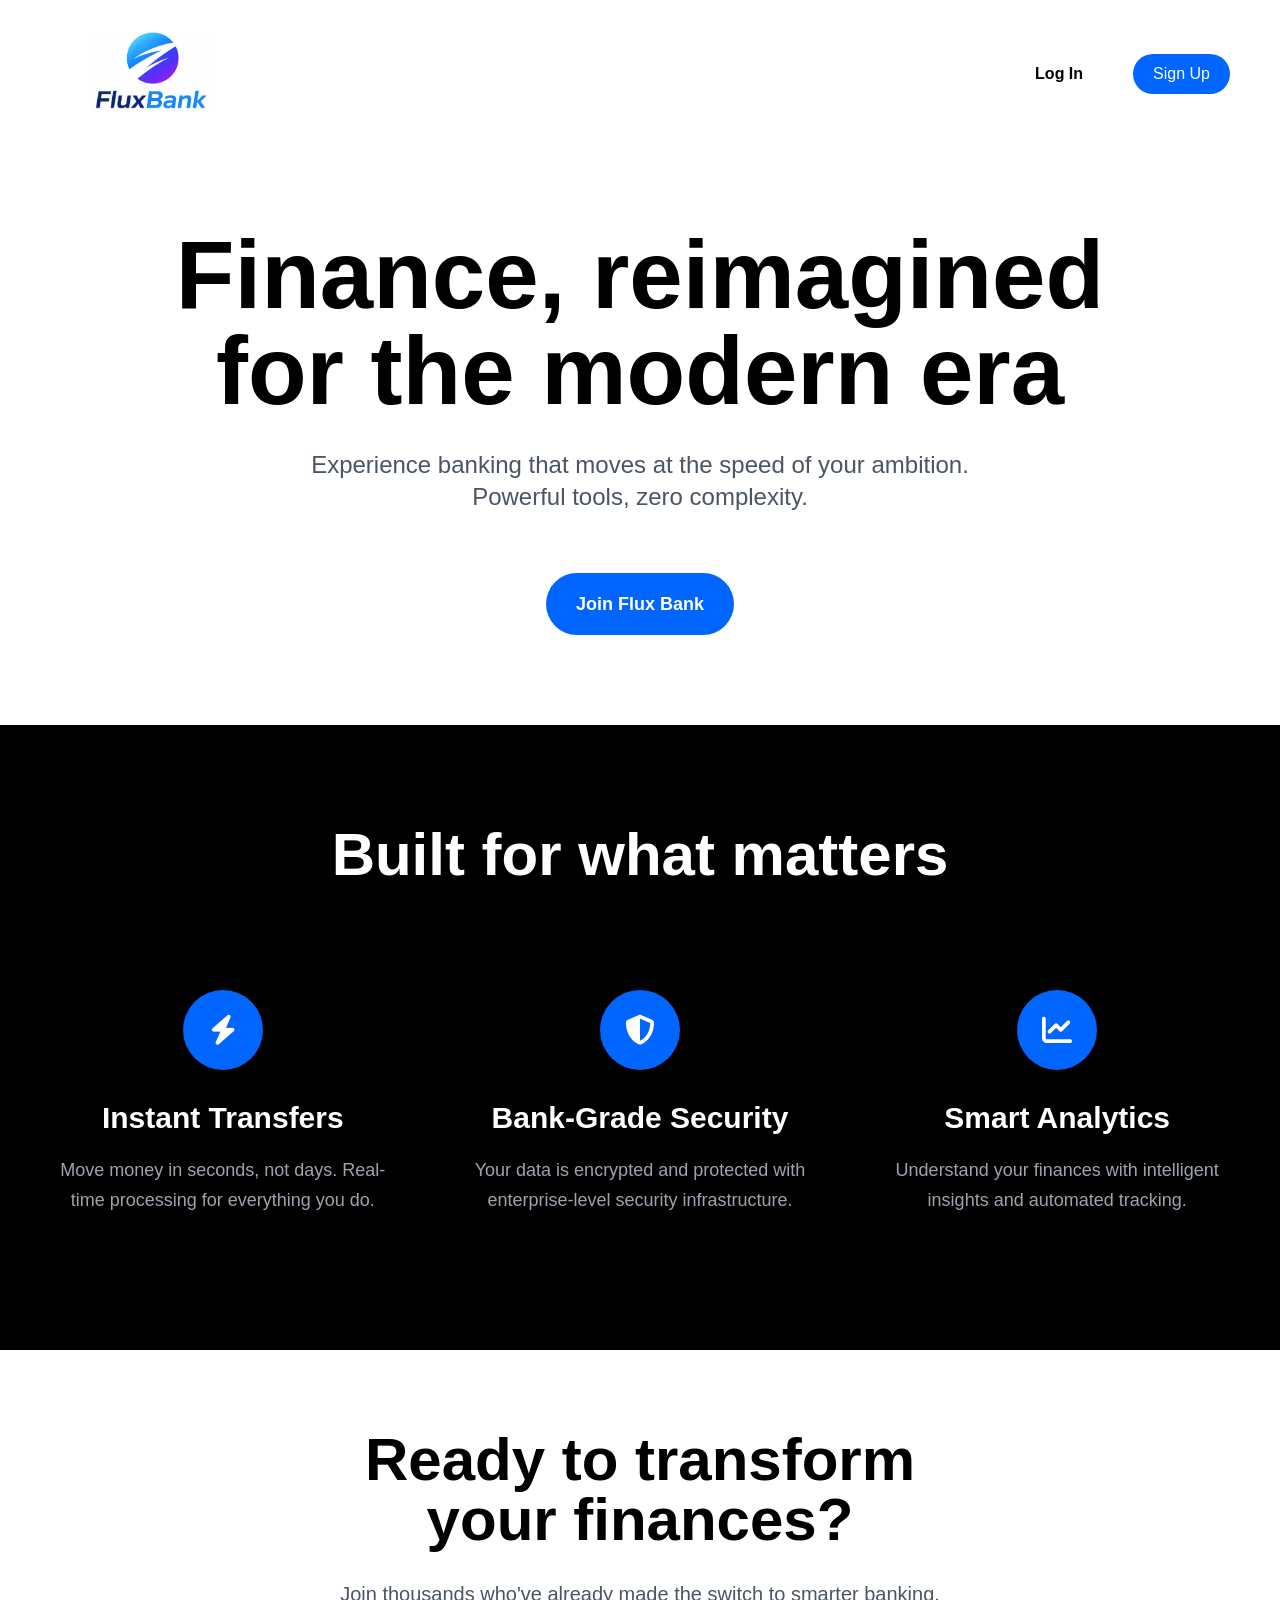
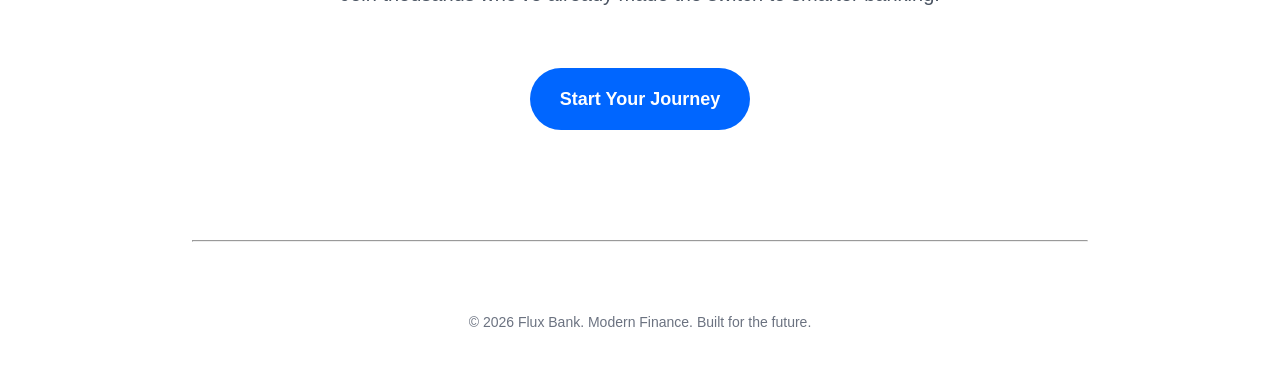
<file: index.html>
<!DOCTYPE html>
<html lang="en">
<head>
    <meta charset="UTF-8">
    <meta name="viewport" content="width=device-width, initial-scale=1.0">
    <title>Document</title>
    <link rel="stylesheet" href="./style/index.css">
    <link rel="stylesheet" href="https://cdnjs.cloudflare.com/ajax/libs/font-awesome/6.5.0/css/all.min.css">
</head>
<body>
    
    <header>
        <div class="img-div">
            <a href="index.html">
                <img class="img-flux" src="./flux bank 2.0.png" alt="flux-bank-logo">
            </a>
            
        </div>

        <div class="sign-flex">
            <button class="login-btn" id="login">Log In</button>

            <button class="signup-btn" id="signup">Sign Up</button>
        </div>
    </header>

    <!-- section -->

    <!-- section 1 -->
    <section class="section-1">
        <h1 class="sec1-h1">
            Finance, reimagined for the modern era
        </h1>
        <p class="sec1-p">
            Experience banking that moves at the speed of your ambition. Powerful tools, zero complexity.
        </p>
        <button class="btn-getstarted" id="joinBtn">
            Join Flux Bank
        </button>
    </section>

    <!-- section 2 -->
    <section class="section-2">
        <h2 class="sec2-h2">Built for what matters</h2>

        <div class="sec2-grid">
            <div class="grid-child">
                <div class="icon-box">
                    <i class="fas fa-bolt"></i>
                </div>
                <h3 class="sec2-h3">Instant Transfers</h3>
                <p class="sec2-p">Move money in seconds, not days. Real-time processing for everything you do.</p>
            </div>

            <div class="grid-child">
                <div class="icon-box">
                    <i class="fas fa-shield-alt"></i>
                </div>
                <h3 class="sec2-h3">Bank-Grade Security</h3>
                <p class="sec2-p">Your data is encrypted and protected with enterprise-level security infrastructure.</p>
            </div>

            <div class="grid-child">
                <div class="icon-box">
                    <i class="fas fa-chart-line"></i>
                </div>
                <h3 class="sec2-h3">Smart Analytics</h3>
                <p class="sec2-p">Understand your finances with intelligent insights and automated tracking.</p>
            </div>

        </div>

    </section>

    <!-- section 3 -->
     <section class="section-3">
        <h1 class="sec3-h1">
            Ready to transform your finances?
        </h1>
        <p class="sec3-p">
            Join thousands who've already made the switch to smarter banking.
        </p>
        <button class="btn-getstarted" id="signBtn">
            Start Your Journey
        </button>
    </section>

    <hr>
    
    <footer>
        <p class="footer-p">© 2026 Flux Bank. Modern Finance. Built for the future.</p>
    </footer>

    <script src="./script/index.js"></script>
</body>
</html>
</file>
<file: style/index.css>
* {
    padding: 0;
    margin: 0;
    box-sizing: border-box;
    font-family: Inter, -apple-system, BlinkMacSystemFont, "Segoe UI", sans-serif;

}

header {
    padding: 30px;
    /* border: 1px solid red; */
    display: flex;
    justify-content: space-between;
    align-items: center;
    
   
}

.img-div {
    width: 20%;
    /* border: 1px solid blue; */
    text-align: center;
}

.img-flux {
    width: 50%;
}

.sign-flex {
    /* border: 1px solid green; */
    display: flex;
    gap: 30px;
    padding: 10px 20px;
}

.login-btn {
    background-color: white;
    border: 0;
    border-radius: 0;
    cursor: pointer;
    font-family: Inter, -apple-system, BlinkMacSystemFont, "Segoe UI", sans-serif;
    font-size: 16px;
    font-weight: 600;
    line-height: 20px;
    color: rgb(0, 0, 0);
    padding: 10px 20px;
}
.login-btn:hover {
    color: #0e53ba;
}


.signup-btn {
    font-family: Inter, -apple-system, BlinkMacSystemFont, "Segoe UI", sans-serif;
    font-size: 16px;
    font-weight: 400;
    line-height: 20px;
    color: rgb(255, 255, 255);
    background-color: #0066FF;
    padding: 10px 20px;
    border-radius: 20px;
    /* margin: 30px 0; */
    cursor: pointer;
    border:  1px #0066FF;
}

.signup-btn:hover {
    background-color: #0e53ba;
}

/* section */

.section-1 {
    padding: 60px 0;
    /* border: 1px solid green; */
    text-align: center;
}

.sec1-h1 {
    font-family: Inter, -apple-system, BlinkMacSystemFont, "Segoe UI", sans-serif;
    font-size: 96px;
    font-weight: 700;
    line-height: 96px;
    color: rgb(0, 0, 0);
    width: 80%;
    margin: 20px auto;
    text-align: center;
}

.sec1-p {
    font-family: Inter, -apple-system, BlinkMacSystemFont, "Segoe UI", sans-serif;
    font-size: 24px;
    font-weight: 400;
    line-height: 32px;
    color: rgb(75, 85, 99);
    width: 55%;
    margin: 30px auto;
    text-align: center;
}

.btn-getstarted {
    font-family: Inter, -apple-system, BlinkMacSystemFont, "Segoe UI", sans-serif;
    font-size: 18px;
    font-weight: 600;
    line-height: 28px;
    color: rgb(255, 255, 255);
    background-color: #0066FF;
    padding: 17px 30px;
    border-radius: 35px;
    margin: 30px 0;
    cursor: pointer;
    border: 1px #0066FF;
}


.btn-getstarted:hover {
    cursor: pointer;
    transition: all 0.3s ease;
    transform: translateY(-10px);
}

.btn-getstarted:hover {
    background-color: #0e53ba;
}

/*  */
.section-2 {
    /* border: 1px solid red; */
    background-color: #000000;
    padding: 55px 0;
}

.sec2-h2 {
    font-family: Inter, -apple-system, BlinkMacSystemFont, "Segoe UI", sans-serif;
    font-size: 60px;
    font-weight: 700;
    line-height: 60px;
    color: rgb(255, 255, 255);
    text-align: center;
    margin: 30px 0;
    /* border: 1px solid red; */
    padding: 15px 0;
}

.sec2-grid {
    /* border: 1px solid green; */
    display: grid;
    grid-template-columns: 1fr 1fr 1fr;
    gap: 50px;
    padding: 20px;
    margin: 40px auto;
    width: 97%;
}

.grid-child {
    /* border: 1px solid yellow; */
    text-align: center;
}

.sec2-h3 {
    margin: 15px 0;
    font-family: Inter, -apple-system, BlinkMacSystemFont, "Segoe UI", sans-serif;
    font-size: 30px;
    font-weight: 700;
    line-height: 36px;
    color: rgb(255, 255, 255);
}

.sec2-p {
    margin: 15px 0;
    padding: 5px;
    font-family: Inter, -apple-system, BlinkMacSystemFont, "Segoe UI", sans-serif;
    font-size: 18px;
    font-weight: 400;
    line-height: 29.25px;
    color: rgb(156, 163, 175);
}

.icon-box {
    width: 80px;
    height: 80px;
    /* margin: 0 auto 20px; */
    margin: 30px auto;
    border-radius: 50%;

    /* soft blue background */
    /* background: rgba(59, 130, 246, 0.1); */
    background: #0066FF;

    display: flex;
    align-items: center;
    justify-content: center;
}

.icon-box i {
    font-size: 30px;
    /* color: #3B82F6; */
    color: white;  
}

.icon-box:hover {
    transition: all 0.3s ease;
    transform: translateY(-10px);
}


/*  */
.section-3 {
    padding: 60px 0;
    /* border: 1px solid green; */
    text-align: center;
}

.sec3-h1 {
    font-family: Inter, -apple-system, BlinkMacSystemFont, "Segoe UI", sans-serif;
    font-size: 60px;
    font-weight: 700;
    line-height: 60px;
    color: rgb(0, 0, 0);
    width: 50%;
    margin: 20px auto;
    text-align: center;
}

.sec3-p {
    font-family: Inter, -apple-system, BlinkMacSystemFont, "Segoe UI", sans-serif;
    font-size: 20px;
    font-weight: 400;
    line-height: 28px;
    color: rgb(75, 85, 99);
    width: 55%;
    margin: 30px auto;
    text-align: center;
}


/*  */

hr {
    margin: 20px auto;
    font-size: 10px;
    width: 70%;
    
}

/* footer */

footer {

    padding: 50px 0;
    text-align: center;
}

.footer-p {

    font-family: Inter, -apple-system, BlinkMacSystemFont, "Segoe UI", sans-serif;
    font-size: 14px;
    font-weight: 400;
    line-height: 20px;
    color: rgb(107, 114, 128);
    
}

/* responsiveness */

/* 980px */
@media (max-width: 980px) {

    /* HEADER */
    header {
        padding: 20px;
    }

    .img-div {
        width: 30%;
    }

    .img-flux {
        width: 70%;
    }

    /* HERO SECTION */
    .sec1-h1 {
        font-size: 60px;
        line-height: 70px;
        width: 90%;
    }

    .sec1-p {
        font-size: 20px;
        width: 75%;
    }

    /* SECTION 2 GRID */
    .sec2-grid {
        grid-template-columns: 1fr 1fr;
        gap: 40px;
    }

    .sec2-h2 {
        font-size: 45px;
    }

    /* SECTION 3 */
    .sec3-h1 {
        font-size: 45px;
        width: 70%;
    }

    .sec3-p {
        width: 75%;
    }
}

/* 690px */

@media (max-width: 690px) {

    /* HEADER */
    header {
        flex-direction: column;
        gap: 20px;
    }

    .img-div {
        width: 50%;
    }

    .img-flux {
        width: 100%;
    }

    .sign-flex {
        gap: 15px;
    }

    /* HERO SECTION */
    .sec1-h1 {
        font-size: 40px;
        line-height: 48px;
        width: 95%;
    }

    .sec1-p {
        font-size: 18px;
        width: 90%;
    }

    .btn-getstarted {
        padding: 14px 25px;
        font-size: 16px;
    }

    /* SECTION 2 */
    .sec2-h2 {
        font-size: 32px;
    }

    .sec2-grid {
        grid-template-columns: 1fr;
        gap: 30px;
    }

    .sec2-h3 {
        font-size: 22px;
    }

    .sec2-p {
        font-size: 16px;
    }

    /* ICON SIZE */
    .icon-box {
        width: 70px;
        height: 70px;
    }

    .icon-box i {
        font-size: 24px;
    }

    /* SECTION 3 */
    .sec3-h1 {
        font-size: 32px;
        width: 90%;
    }

    .sec3-p {
        font-size: 16px;
        width: 90%;
    }

    /* FOOTER */
    .footer-p {
        font-size: 14px;
    }
}
</file>
